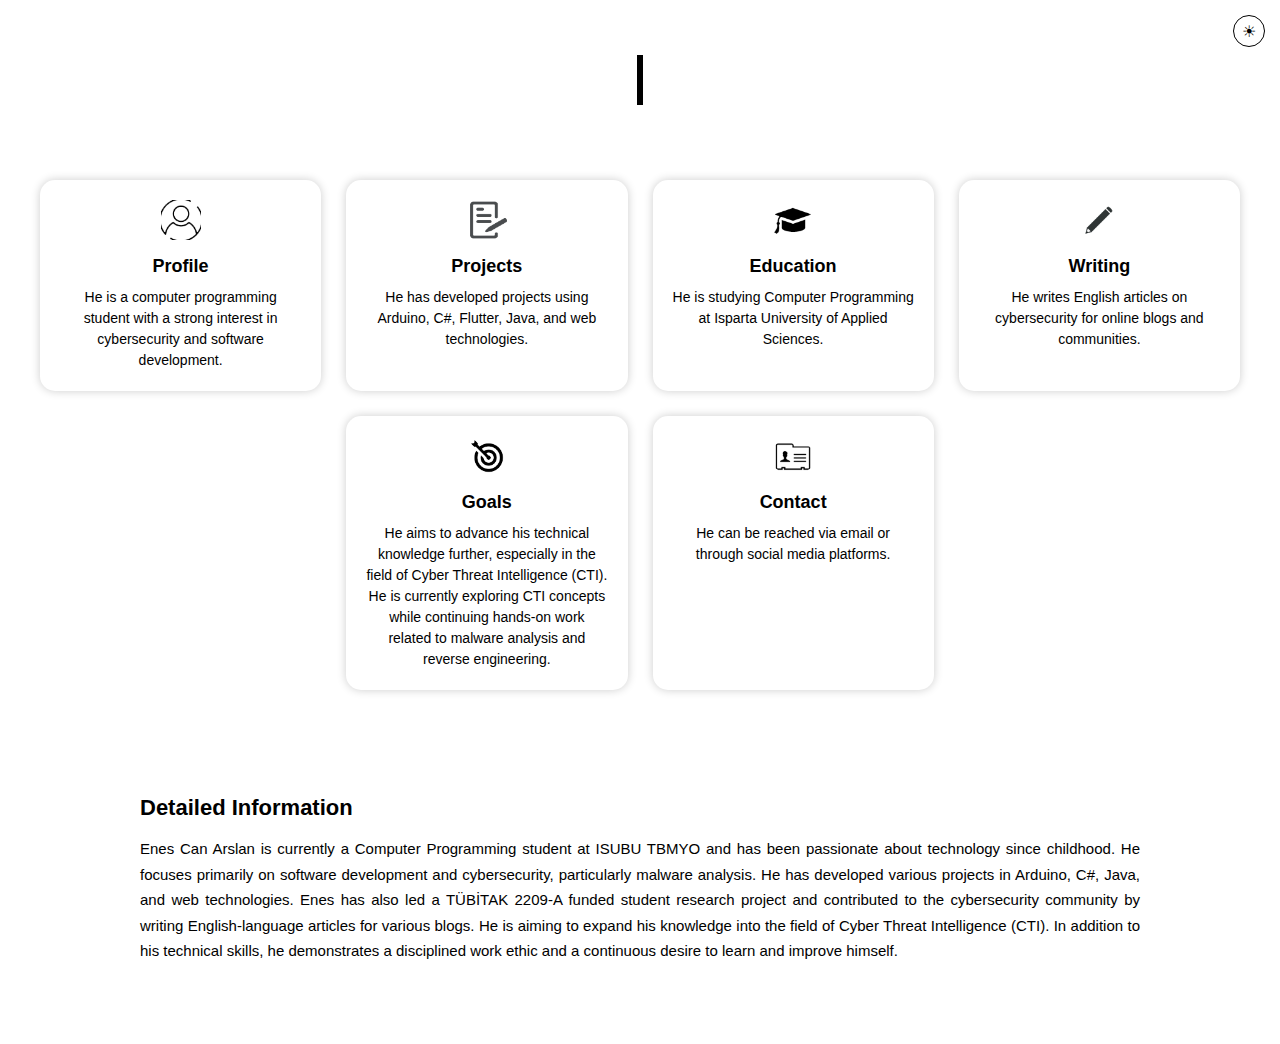
<file: son.html>
<!DOCTYPE html>
<html lang="en">
<head>
  <meta charset="UTF-8" />
  <title>Enes Can Arslan's Personal Web</title>
  <link rel="stylesheet" href="style.css" />
</head>
<body class="white-theme">
  <button id="theme-toggle" class="theme-btn">☀</button>

  <div class="tech-word-container">
    <div class="tech-word">Enes Can Arslan</div>
  </div>

  <section class="grid-container">
    <div class="card">
      <img src="/img/profil.png" alt="Icon 1" />
      <div class="card-title">Profile</div>
      <div class="card-content">
        He is a computer programming student with a strong interest in cybersecurity and software development.
      </div>
    </div>
    <div class="card">
      <img src="/img/proje.png" alt="Icon 2" />
      <div class="card-title">Projects</div>
      <div class="card-content">
        He has developed projects using Arduino, C#, Flutter, Java, and web technologies.
      </div>
    </div>
    <div class="card">
      <img src="/img/edu.png" alt="Icon 3" />
      <div class="card-title">Education</div>
      <div class="card-content">
        He is studying Computer Programming at Isparta University of Applied Sciences.
      </div>
    </div>
    <div class="card">
      <img src="/img/writing.png" alt="Icon 4" />
      <div class="card-title">Writing</div>
      <div class="card-content">
        He writes English articles on cybersecurity for online blogs and communities.
      </div>
    </div>
    <br>
    <div class="card">
      <img src="/img/goals.png" alt="Icon 5" />
      <div class="card-title">Goals</div>
      <div class="card-content">
        He aims to advance his technical knowledge further, especially in the field of Cyber Threat Intelligence (CTI). He is currently exploring CTI concepts while continuing hands-on work related to malware analysis and reverse engineering.
      </div>
    </div>
    <div class="card">
      <img src="/img/contact.png" alt="Icon 6" />
      <div class="card-title">Contact</div>
      <div class="card-content">
        He can be reached via email or through social media platforms.
      </div>
    </div>
  </section>

  <div class="long-box">
    <h2>Detailed Information</h2>
    <p>
      Enes Can Arslan is currently a Computer Programming student at ISUBU TBMYO and has been passionate about technology since childhood. He focuses primarily on software development and cybersecurity, particularly malware analysis. He has developed various projects in Arduino, C#, Java, and web technologies. Enes has also led a TÜBİTAK 2209-A funded student research project and contributed to the cybersecurity community by writing English-language articles for various blogs. He is aiming to expand his knowledge into the field of Cyber Threat Intelligence (CTI). In addition to his technical skills, he demonstrates a disciplined work ethic and a continuous desire to learn and improve himself.
    </p>
  </div>

  <script src="script.js"></script>
</body>
</html
</file>
<file: style.css>
body {
  margin: 0;
  font-family: 'Segoe UI', Tahoma, Geneva, Verdana, sans-serif;
  transition: background-color 0.4s ease, color 0.4s ease;
}

body.dark-theme {
  background-color: #0a0a0a;
  color: #ffffff;
}

body.light-theme {
  background-color: #ffffff;
  color: #000000;
}


.theme-btn {
  position: absolute;
  top: 15px;
  right: 15px;
  background: none;
  border: 1px solid currentColor;
  border-radius: 50%;
  width: 32px;
  height: 32px;
  cursor: pointer;
  font-size: 16px;
  transition: background-color 0.3s ease;
}

.theme-btn:hover {
  background-color: rgba(255, 255, 255, 0.1);
}


.tech-word-container {
  display: flex;
  justify-content: center;
  align-items: center;
  height: 120px;
  font-size: 2.8rem;
  font-family: 'Share Tech Mono', monospace;
  margin-top: 20px;
}

.tech-word {
  overflow: hidden;
  border-right: 0.15em solid currentColor;
  white-space: nowrap;
  animation:
    typing 3.8s steps(15, end) infinite alternate,
    blink-caret 0.75s step-end infinite;
  width: 0;
}

@keyframes typing {
  from { width: 0 }
  to { width: 16ch }
}

@keyframes blink-caret {
  0%, 100% { border-color: transparent; }
  50% { border-color: currentColor; }
}


.grid-container {
  display: grid;
  grid-template-columns: repeat(auto-fit, minmax(250px, 1fr));
  gap: 25px;
  padding: 40px;
  max-width: 1200px;
  margin: 0 auto;
}


.card {
  background-color: rgba(255, 255, 255, 0.05);
  padding: 20px;
  border-radius: 15px;
  text-align: center;
  transition: background-color 0.3s ease;
  box-shadow: 0 0 10px rgba(0, 0, 0, 0.2);
}

body.light-theme .card {
  background-color: rgba(0, 0, 0, 0.05);
}

.card img {
  width: 40px;
  height: 40px;
  margin-bottom: 12px;
}

.card-title {
  font-size: 18px;
  font-weight: 600;
  margin-bottom: 10px;
}

.card-content {
  font-size: 14px;
  line-height: 1.5;
}


.long-box {
  max-width: 1000px;
  margin: 40px auto;
  padding: 25px;
  border-radius: 15px;
  background-color: rgba(255, 255, 255, 0.05);
  transition: background-color 0.3s ease;
}

body.light-theme .long-box {
  background-color: rgba(0, 0, 0, 0.05);
}

.long-box h2 {
  margin-top: 0;
  font-size: 22px;
  margin-bottom: 12px;
}

.long-box p {
  font-size: 15px;
  line-height: 1.7;
  text-align: justify;
}
</file>
